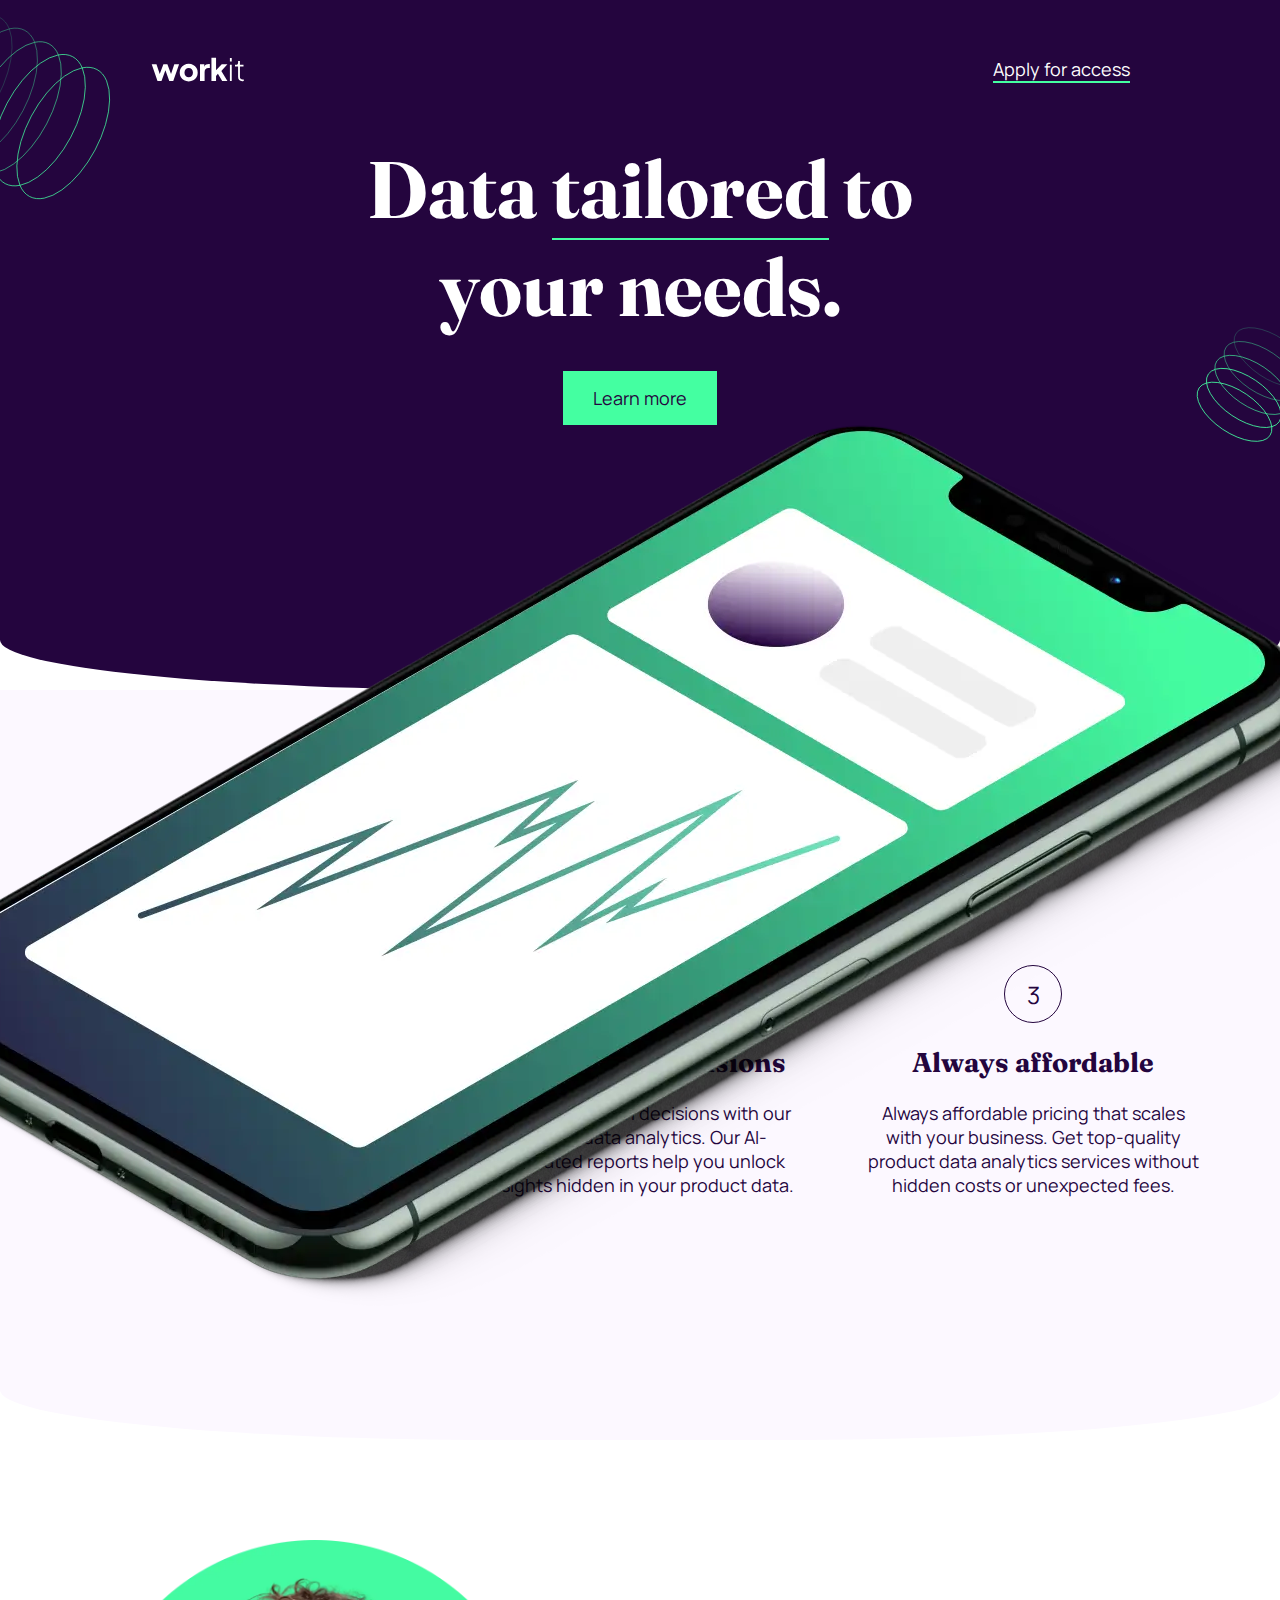
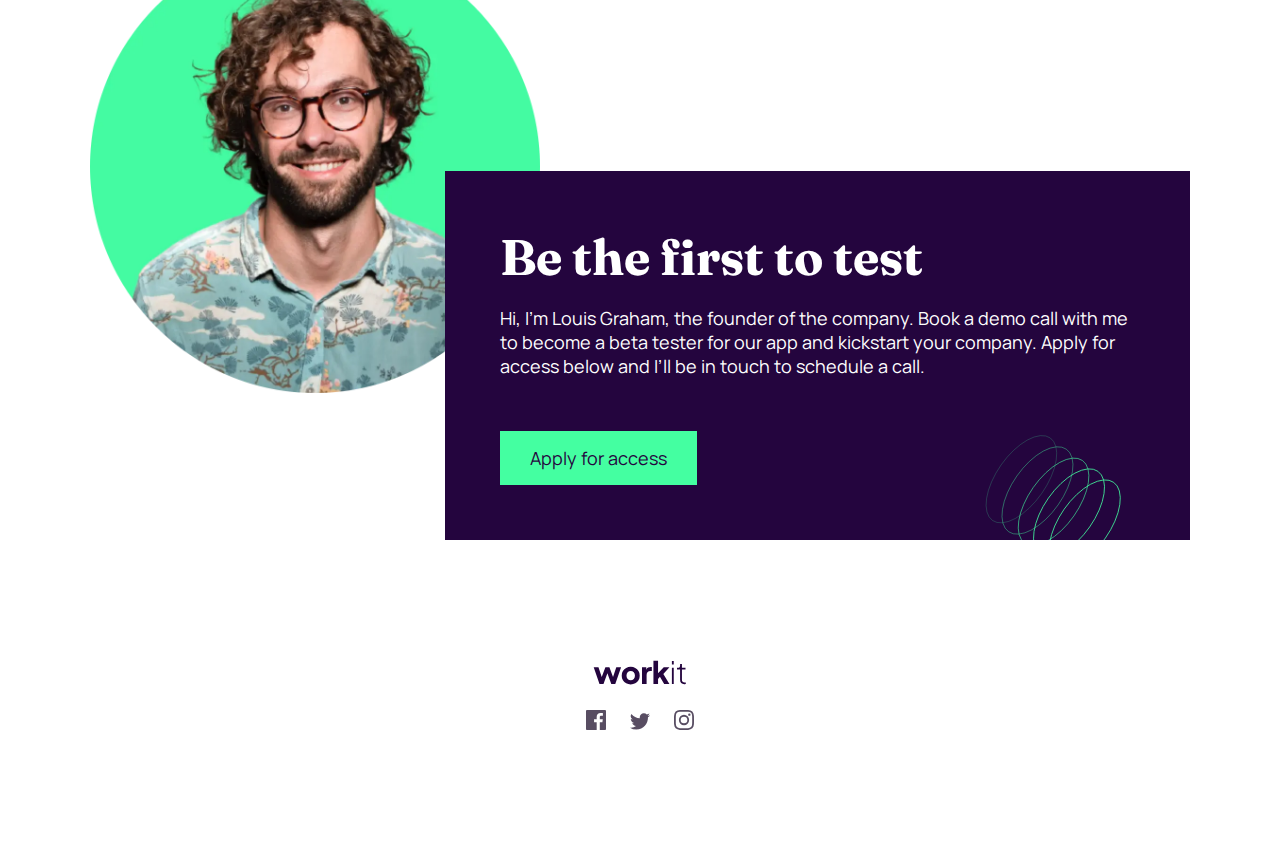
<file: client/index.html>
<!DOCTYPE html>
<html lang="en"> 
<head>
  <meta charset="UTF-8">
  <meta name="viewport" content="width=device-width, initial-scale=1.0">
  <link rel="stylesheet" href="style.css">
  <link rel="icon" type="image/png" sizes="32x32" href="./assets/images/favicon-32x32.png">
  <link rel="preconnect" href="https://fonts.googleapis.com">
  <link rel="preconnect" href="https://fonts.gstatic.com" crossorigin>
  <link href="https://fonts.googleapis.com/css2?family=Fraunces:ital,opsz,wght@0,9..144,100..900;1,9..144,100..900&family=Manrope:wght@200..800&display=swap" rel="stylesheet">
  <title>Frontend Mentor | Workit landing page</title>
</head>
  <body>
  <nav>
    <img src="assets/images/logo-light.svg" alt="wokrit logo which is plain white text with emphasis on work.">
    <a class="green-underline nav-a" href="#">Apply for access</a>
  </nav>

  <header>
    <div class="main-header-content-container">
        <h1>Data <span class="green-underline">tailored</span> to your needs.</h1>
        <a class="btn-green-background" href="#">Learn more</a>
        <img src="assets/images/image-hero.webp" alt="A picture of mobile phone with some cartoon type drawings of the stock market.">
    </div>
      <img class="float-left" src="assets/images/bg-pattern-1.svg" alt="Green swirls on a purple background.">
      <img class="float-right" src="assets/images/bg-pattern-2.svg" alt="Green swirls on a purple background.">
  </header>

  <main class="main-container">
  <section class="section-one">
    <div class="card">
      <p class="number">1</p>
    <div class="right-column">
      <h2>Actionable insights</h2>
      <p>Optimize your products, improve customer satisfaction and stay ahead of the competition with our product data analytics.</p>
    </div>
    </div>

  <div class="card">
    <p class="number">2</p>
  <div class="right-column"> 
    <h2>Data-driven decisions</h2>
    <p>Make data-driven decisions with our product data analytics. Our AI-generated reports help you unlock insights hidden in your product data.</p>
  </div>
  </div>

  <div class="card">
      <p class="number">3</p>
    <div class="right-column"> 
      <h2>Always affordable</h2>
      <p>Always affordable pricing that scales with your business. Get top-quality product data analytics services without hidden costs or unexpected fees.</p>
  </div>
  </div>
</section>

<section class="section-two">
  <div class="main-container2">
    <div class="img-div">
    <img class="co-founder-img" src="assets/images/image-founder.webp" alt="A picture of the founder of workit.">
  </div>
    <div class="card-container">
      <div class="content-card">
      <h1>Be the first to test</h1>
      <p>Hi, I'm Louis Graham, the founder of the company. Book a demo call with me to become a beta tester for our app and kickstart your company. Apply for access below and I’ll be in touch to schedule a call.</p>
      <a class="btn-green-background" href="#">Apply for access</a>
    <img class="bottom-swirly" src="assets/images/bg-pattern-3.svg" alt="Green swirls on a purple background.">
      </div>
    </div>
    </div>
</section>
</main>

  <footer>
      <img class="workit" src="assets/images/logo-dark.svg" alt="The workit logo which has a purple colour on a white background.">
      <div class="social-media">
      <a href="#"> <img src="assets/images/icon-facebook.svg" alt="Facebook logo which is a big F and has a grey colour on white background"></a>
      <a href="#"><img src="assets/images/icon-twitter.svg" alt="Twitter logo which is bird and has a grey colour on white background."></a>
      <a href="#"><img src="assets/images/icon-instagram.svg" alt="Instagram logo which is a camera and has a grey colour on white background"></a>
    </div>
  </footer>
</body>
</html>
</file>
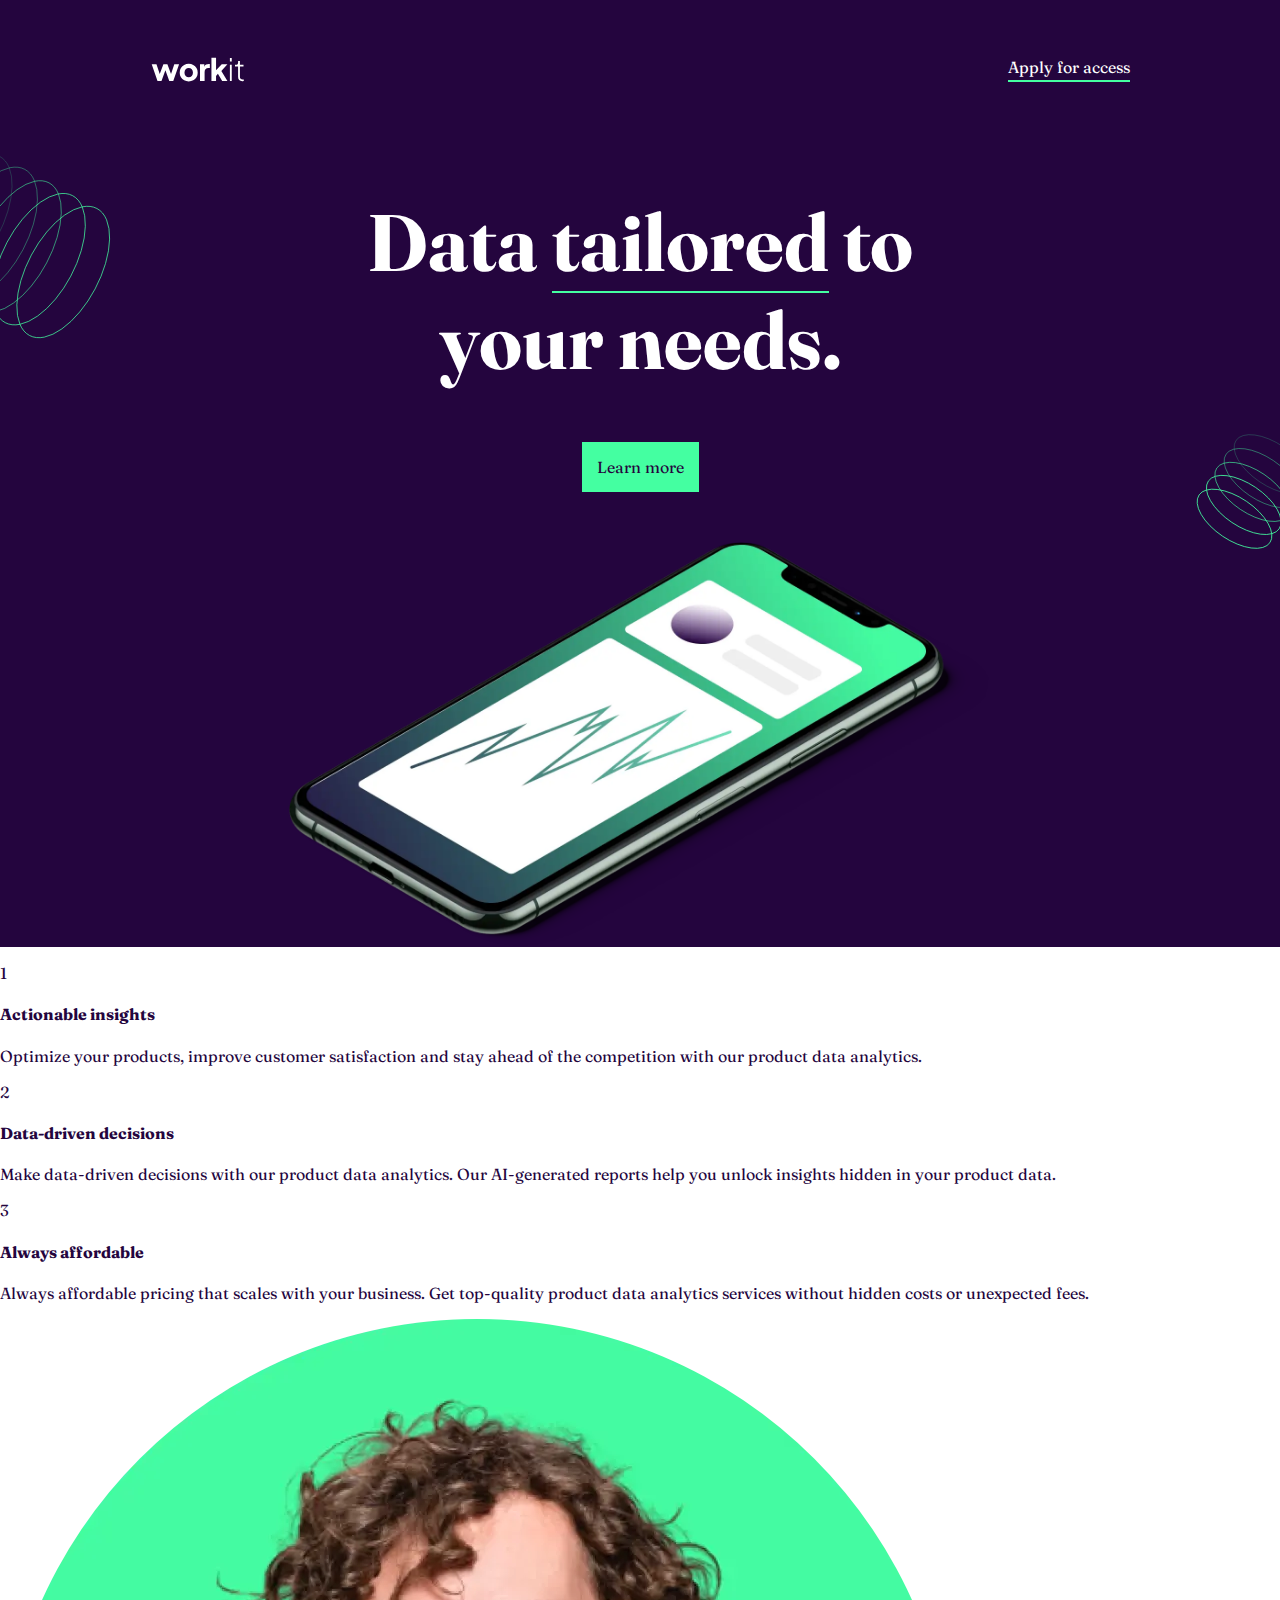
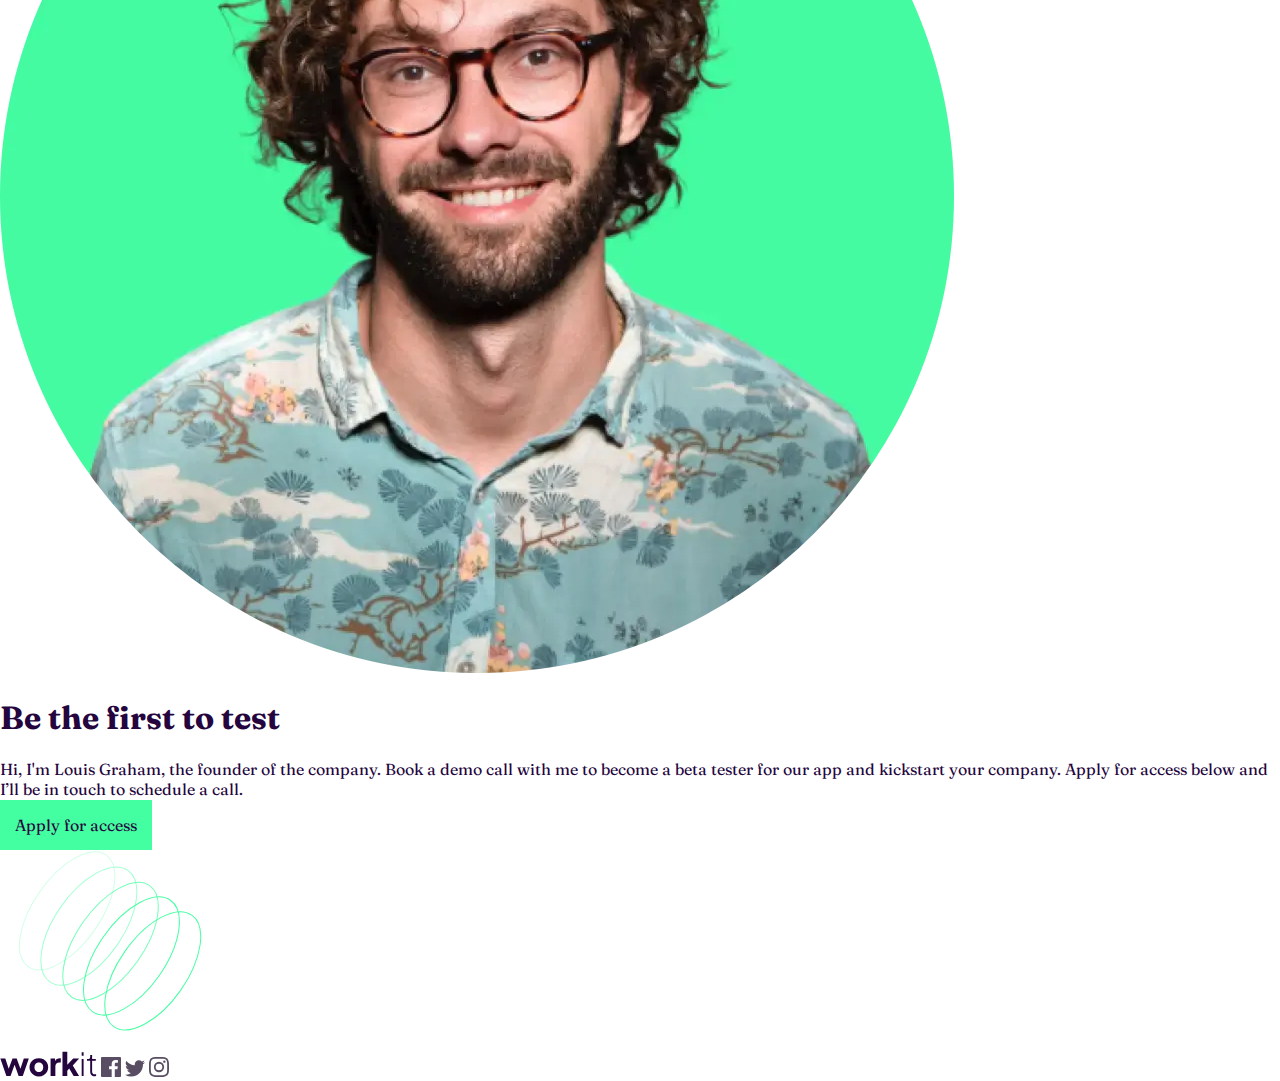
<file: starter-code/index.html>
<!DOCTYPE html>
<html lang="en">
<head>
  <meta charset="UTF-8">
  <meta name="viewport" content="width=device-width, initial-scale=1.0">
  <link rel="stylesheet" href="style.css">
  <link rel="icon" type="image/png" sizes="32x32" href="./assets/images/favicon-32x32.png">
  <link rel="preconnect" href="https://fonts.googleapis.com">
  <link rel="preconnect" href="https://fonts.gstatic.com" crossorigin>
  <link href="https://fonts.googleapis.com/css2?family=Fraunces:ital,opsz,wght@0,9..144,100..900;1,9..144,100..900&display=swap" rel="stylesheet">
  <title>Frontend Mentor | Workit landing page</title>
</head>
  <body>
  <nav>
    <img src="assets/images/logo-light.svg" alt="wokrit logo which is plain white text with emphasis on work.">
    <a class="green-underline" href="#">Apply for access</a>
  </nav>

  <header>
    <div class="main-header-content-container">
        <h1>Data <span class="green-underline">tailored</span> to your needs.</h1>
        <a class="btn-green-background" href="#">Learn more</a>
        <img src="assets/images/image-hero.webp" alt="A picture of mobile phone with some cartoon type drawings of the stock market.">
    </div>
      <img class="float-left" src="assets/images/bg-pattern-1.svg" alt="Green swirls on a purple background.">
      <img class="float-right" src="assets/images/bg-pattern-2.svg" alt="Green swirls on a purple background.">
  </header>
  <main class="main-container">

    <div class="card">
      <p>1</p>
      <h4>Actionable insights</h4>
      Optimize your products, improve customer satisfaction and stay ahead of the competition with our product data analytics.
    </div>

  <div class="card">
    <p>2</p>
    <h4>Data-driven decisions</h4>
    <p>Make data-driven decisions with our product data analytics. Our AI-generated reports help you unlock insights hidden in your product data.</p>
  </div>

  <div class="card">
      <p>3</p>
      <h4>Always affordable</h4>
      <p>Always affordable pricing that scales with your business. Get top-quality product data analytics services without hidden costs or unexpected fees.</p>
  </div>
</main>

<section>
    <img src="assets/images/image-founder.webp" alt="A picture of the founder of workit.">
  <div>
      <h1>Be the first to test</h1>
      <p>Hi, I'm Louis Graham, the founder of the company. Book a demo call with me to become a beta tester for our app and kickstart your company. Apply for access below and I’ll be in touch to schedule a call.</p>
      <a class="btn-green-background" href="#">Apply for access</a>
  </div>
    <img src="assets/images/bg-pattern-3.svg" alt="Green swirls on a purple background.">
</section>
  <footer>
      <img src="assets/images/logo-dark.svg" alt="The workit logo which has a purple colour on a white background.">
      <img src="assets/images/icon-facebook.svg" alt="Facebook logo which is a big F and has a purple colour on white background">
      <img src="assets/images/icon-twitter.svg" alt="Twitter logo which is bird and has a purple colour on white background.">
      <img src="assets/images/icon-instagram.svg" alt="Instagram logo which is a camera and has a purple colour on white background">
  </footer>
</body>
</html>
</file>
<file: client/style.css>
/*--  Colours to be used -*/

:root {
    --darkpurple: #24053E;
    --mintgreen: #44FFA1;
    --mauve: #584D62;
    --ghostwhite: #FCF8FF;
    --white: #FFFFFF
}

/*--- Repeating styles ---*/
a {
    text-decoration: none;
}

h1, h2 {
    font-family: "Fraunces", serif;
}

/* --- Body onwards ---- */
body {
    margin: 0;
    font-family: "Manrope", sans-serif;
    font-optical-sizing: auto;
    font-style: normal;
    color: var(--darkpurple);
    font-size: 18px;
}

/*--- NAV-BAR ---*/
nav {
    display: flex;
    justify-content: space-between;
    padding: 57px 150px;
}
nav > img, footer > img {
 width: 96px;
 height: 25px;
}
.nav-a:hover{
    color: var(--mintgreen);
}
.green-underline {
    color: white;
    border-bottom: 2px solid #44FFA1;
}

nav, header {
    margin: 0;
    background-color: var(--darkpurple);
}

/* ---Header--- */
header {
    color: var(--white);
    border-radius: 0 0 500px 500px / 50px;
    height: 550px;
}
header h1 {
    margin: 0;
    font-size: 80px;
    width: 635px;
    text-align: center;}
.btn-green-background {
    margin: auto;
    background-color: var(--mintgreen);
    color: var(--darkpurple);
    padding: 15px 30px;
    display: inline-block;
    margin-top: 35px;
}
.btn-green-background:hover {
    color: var(--mintgreen);
    background-color: var(--darkpurple);
    border: var(--mintgreen) solid 2px;
}
.main-header-content-container{
    position: relative;
    display: flex;
    flex-direction: column;
    align-items: center;
    overflow: hidden;
    width: 100%;
    margin: auto;
}
.float-left {
    position: absolute;
    top: 0;
    left: -100px;
    width: 230px;
}
.float-right {
    position: absolute;
    width: 134px;
    top: 35%;
    right: -40px;
}
.image-container {
    display: flex;
    justify-content: center;
}
.phone {
    padding-top: 50px;
    width: 702px;
    height: 405px;

}

/* --- Main --- */

.section-one {
    background-color: var(--ghostwhite);
    border-radius: 0 0 500px 500px / 50px;
    display: flex;
    justify-content: center;
    align-items: center;
    height: 650px;
    margin: auto auto 100px auto;
    padding: 50px;
    text-align: center;
}
.card {
    padding: 50px 26px 0 26px;
    width: 350px;
}
.number {
    border: solid var(--darkpurple) 1px;
    border-radius: 30px;
    width: 56px;
    height: 56px;
    margin: auto;
    font-size: 24px;
    display: flex;
    align-items: center;
    justify-content: center;
}

/* Section two */
.card-container > .content-card > h1 {
    font-size: 50px;
    margin: 0;
}
.section-two {
    display: flex;
    height: 600px;
    margin: auto;
}
.main-container2 {
    margin: 0 auto;
    height: inherit;
    width: 1100px;
    display: flex;
}
.co-founder-img {
    width: 450px;
    height: 453px;
}
section {
    overflow: hidden;
}
.card-container {
    position: relative;
    display: flex;
    align-items: end;
    justify-content: end;
    width: auto;
    margin-left: -95px;
}
.content-card {
    background-color: var(--darkpurple);
    color: white;
    padding: 55px;
    margin: 0 auto;
}
.bottom-swirly {
    position: absolute;
    bottom: -40px;
    right: 50px;
    width: 173px;
    height: 157px;
}

/*--- Footer ---*/
footer {
    display: flex;
    flex-direction: column;
    justify-content: center;
    align-items: center;
    margin : 120px auto;
}
.workit {
    padding-bottom: 15px;
}
.social-media > a >img {
    margin: 10px;
}


/* ---Tablet---*/
@media (min-width: 599px) and (max-width: 900px) {
    body {
        font-size: 16px;
    }
/*-- nav --*/
    nav {
    display: flex;
    justify-content: space-between;
    padding: 50px 100px;
    }
/* -- Header -- */
    header h1 {
        font-size: 60px;
        width: 573px;
    }
    header {
        height: 450px;
    }
    .btn-green-background {
        margin: 0;
        padding: 10px 20px;
    }
    .phone {
        padding-top: 50px;
        width: 479px;
        height: 286px;
    }
    .float-left {
        top: 0;
        left: -155px;
        width: 230px;
    }
    .float-right {
        width: 134px;
        top: 35%;
        right: -65px;
    }
/* -- Main -- */ 
    
    .section-one {
        flex-direction: column;
        justify-content: end;
        height: 600px;
        text-align: left;
    }
    .card {
        display: flex;
        width: 80vw;
    }
    .card > .right-column > h2 {
        font-size: 28px;
        margin: 0;
    }
    .right-column {
        padding: 20px 0 10px 50px;
    }
    .number {
        border-radius: 50%;
        width: 90px;
        height: 45px;
    }
/* --Section Two-- */ 
    .card-container > .content-card > h1 {
    font-size: 37px;
    }
    .section-two {
        height: auto;
    }
    .main-container2{
        padding: 0 25px;
        height: 430px;
        width: 550px;
    }
    .content-card {
        padding: 30px;
    }
    .co-founder-img {
        width: 265px;
        height: 267px;
    }
    .bottom-swirly {
        bottom: -75px;
        right: 5px;
    }
}


/* --- Mobile Version --- */
@media (min-width: 100px) and (max-width:599px) {
    body {
        font-size: 16px;
    }
  nav {
    padding: 50px 25px;
  }
  .nav-a{
    margin-left: 52px;
  }
  header {
    height: 350px;
  }
  header h1 {
    font-size: 40px;
    width: 80lvw;
}
.phone {
    padding-top: 50px;
    width: 292px;
    height: 168px;
}
.float-left, .float-right {
    display: none;
}

/*-- Main -- */
.section-one {
    height: 900px;
    text-align: center;
    flex-direction: column;
}
.card {
    width: 80vw;
    padding-top: 40px;
}
 .right-column  {
    padding-left: 0;
}
/* --- Section Two --- */
.card-container > .content-card > h1 {
    font-size: 30px;
    }
.img-div {
    display: flex;
    align-items: start;
    justify-content: center;
}
.section-two {
    height: auto;
}
.co-founder-img {
    width: 260px;
    height: 267px;
}
.main-container2{
    padding: 0 5px;
    width: 100vw;
    flex-direction: column;
    overflow: visible;
} 
.card-container {
    margin-left: 5px;
}
.content-card {
    text-align: center;
    padding: 30px;
    margin:-56px auto 0 auto;
}
.btn-green-background {
    margin-top: 8px;
   padding: 12px 24px; 
}
.bottom-swirly {
    display: none;
}
}
</file>
<file: starter-code/style.css>
/*--  Colours to be used -*/

:root {
    --darkpurple: #24053E;
    --mintgreen: #44FFA1;
    --mauve: #584D62;
    --ghostwhite: #FCF8FF;
    --white: #FFFFFF
}

/*--- Repeating styles ---*/
a {
    text-decoration: none;
}

/* --- Body onwards ---- */
body {
    margin: 0;
    font-family: "Fraunces", serif;
    font-optical-sizing: auto;
    /* font-weight: <weight>; */
    font-style: normal;
    color: var(--darkpurple);
}

/*--- NAV-BAR ---*/
nav {
    display: flex;
    justify-content: space-between;
    padding: 57px 150px 57px 150px;
}
nav > img {
 width: 96px;
 height: 25px;
}
.green-underline {
    color: white;
    border-bottom: 2px solid #44FFA1;
}

nav, header {
    background-color: var(--darkpurple);
}

/* ---Header--- */
header {
    color: var(--white);
    position: relative;
}
header h1 {
    font-size: 80px;
    width: 635px;
    text-align: center;
    /* margin: 0; */
}
.btn-green-background {
    margin: auto;
    background-color: var(--mintgreen);
    color: var(--darkpurple);
    padding: 15px;
}
.main-header-content-container{
    display: flex;
    flex-direction: column;
    align-items: center;
}
.main-header-content-container > img {
    padding-top: 50px;
    width: 702px;
    height: 405px;
}

.float-left {
    position: absolute;
    top: 0;
    left: -100px;
    width: 230px;
}
.float-right {
    position: absolute;
    width: 134px;
    right: -40px;
    top: 35%;
}
</file>
